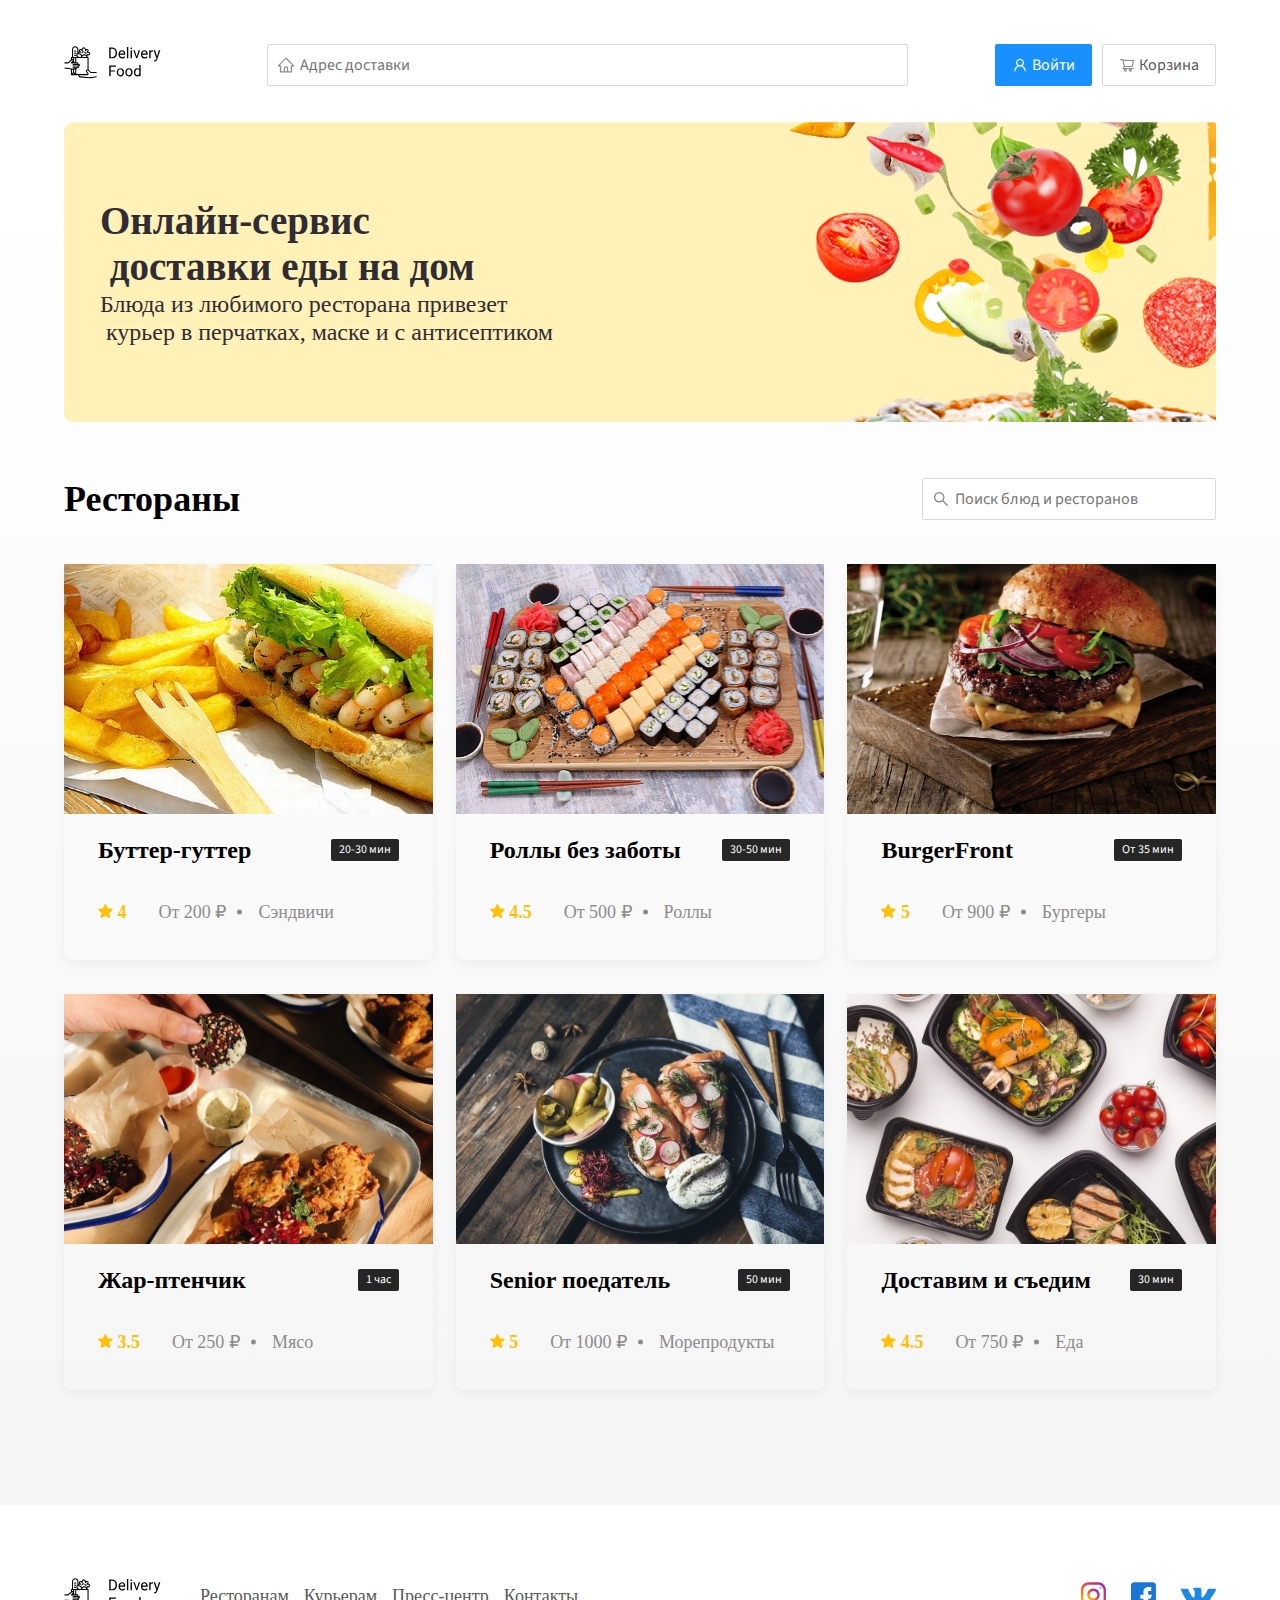
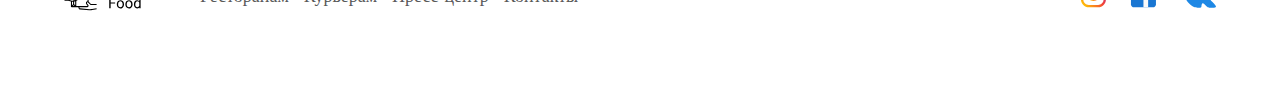
<file: index.html>
<!DOCTYPE html>
<html lang="en">
<head>
    <meta charset="UTF-8">
    <meta name="viewport" content="width=device-width, intital-scale=1.0"/>
    <link href="https://fonts.googleapis.com/css2?family=Source+Sans+Pro&display=swap" rel="stylesheet">
    <link href="css/normalize.css" rel="stylesheet">
    <link href="css/style.css" rel="stylesheet">
    <link rel="stylesheet" href="https://cdnjs.cloudflare.com/ajax/libs/animate.css/3.7.2/animate.min.css">
    <title>Delivery Food - доставка еды на дом</title>
</head>
<body>
<header class="header">
    <a href="index.html" class="logo">
        <img src="img/logo.svg" alt="logo">
    </a>
    <div class="input-block__header">
        <img src="img/icons/home.svg" alt="search" class="input-material__icon">
        <input type="text" placeholder="Адрес доставки" class="input input-material">
    </div>
    <button class="header__btn--signin">
        <img src="img/icons/profile.svg" alt="profile">
        <span>Войти</span>
    </button>
    <button class="header__btn--cart openPopup">
        <img src="img/icons/cart.svg" alt="cart">
        Корзина
    </button>
</header>
<div class="background-color">
    <div class="container">
        <div class="main-banner">
            <div class="main-banner__title">Онлайн-сервис<br> доставки еды на дом</div>
            <div class="main-banner__subtitle">Блюда из любимого ресторана привезет<br> курьер в перчатках, маске и с
                антисептиком
            </div>
        </div>
        <div class="restaurant-list__container">
            <div class="restaurant-list__title-search">
                <div class="restaurant-list__title-search--title">Рестораны</div>
                <div class="input-block__restaurant-list">
                    <img src="img/icons/search.svg" alt="search" class="input-material__icon">
                    <input type="text" placeholder="Поиск блюд и ресторанов" class="input input-material">
                </div>
            </div>

            <div class="restaurant-list__block animated fadeIn">
                <a href="pages/burger-gutter.html" class="restaurant-list__card">
                    <div class="restaurant-list__card--img restaurant-card__img--1"></div>
                    <div class="restaurant-list__title-time">
                        <div class="restaurant-list__title">Буттер-гуттер</div>
                        <div class="restaurant-list__time">20-30 мин</div>
                    </div>
                    <div class="restaurant-list__info-restaurant">
                        <div class="restaurant-list__info--rating">
                            <img src="img/icons/star.svg" alt="rating"> 4
                        </div>
                        <div class="restaurant-list__info--price">От 200 ₽</div>
                        <div class="restaurant-list__info--food">Сэндвичи</div>
                    </div>
                </a>
                <a href="pages/rolls-awesome.html" class="restaurant-list__card">
                    <div class="restaurant-list__card--img restaurant-card__img--2"></div>
                    <div class="restaurant-list__title-time">
                        <div class="restaurant-list__title">Роллы без заботы</div>
                        <div class="restaurant-list__time">30-50 мин</div>
                    </div>
                    <div class="restaurant-list__info-restaurant">
                        <div class="restaurant-list__info--rating">
                            <img src="img/icons/star.svg" alt="rating"> 4.5
                        </div>
                        <div class="restaurant-list__info--price">От 500 ₽</div>
                        <div class="restaurant-list__info--food">Роллы</div>
                    </div>
                </a>
                <a href="pages/burger-front.html" class="restaurant-list__card">
                    <div class="restaurant-list__card--img restaurant-card__img--3"></div>
                    <div class="restaurant-list__title-time">
                        <div class="restaurant-list__title">BurgerFront</div>
                        <div class="restaurant-list__time">От 35 мин</div>
                    </div>
                    <div class="restaurant-list__info-restaurant">
                        <div class="restaurant-list__info--rating">
                            <img src="img/icons/star.svg" alt="rating"> 5
                        </div>
                        <div class="restaurant-list__info--price">От 900 ₽</div>
                        <div class="restaurant-list__info--food">Бургеры</div>
                    </div>
                </a>
                <a href="pages/fire-bird.html" class="restaurant-list__card">
                    <div class="restaurant-list__card--img restaurant-card__img--4"></div>
                    <div class="restaurant-list__title-time">
                        <div class="restaurant-list__title">Жар-птенчик</div>
                        <div class="restaurant-list__time">1 час</div>
                    </div>
                    <div class="restaurant-list__info-restaurant">
                        <div class="restaurant-list__info--rating">
                            <img src="img/icons/star.svg" alt="rating"> 3.5
                        </div>
                        <div class="restaurant-list__info--price">От 250 ₽</div>
                        <div class="restaurant-list__info--food">Мясо</div>
                    </div>
                </a>
                <a href="pages/senior-eater.html" class="restaurant-list__card">
                    <div class="restaurant-list__card--img restaurant-card__img--5"></div>
                    <div class="restaurant-list__title-time">
                        <div class="restaurant-list__title">Senior поедатель</div>
                        <div class="restaurant-list__time">50 мин</div>
                    </div>
                    <div class="restaurant-list__info-restaurant">
                        <div class="restaurant-list__info--rating">
                            <img src="img/icons/star.svg" alt="rating"> 5
                        </div>
                        <div class="restaurant-list__info--price">От 1000 ₽</div>
                        <div class="restaurant-list__info--food">Морепродукты</div>
                    </div>
                </a>
                <a href="pages/deliveryandeate.html" class="restaurant-list__card">
                    <div class="restaurant-list__card--img restaurant-card__img--6"></div>
                    <div class="restaurant-list__title-time">
                        <div class="restaurant-list__title">Доставим и съедим</div>
                        <div class="restaurant-list__time">30 мин</div>
                    </div>
                    <div class="restaurant-list__info-restaurant">
                        <div class="restaurant-list__info--rating">
                            <img src="img/icons/star.svg" alt="rating"> 4.5
                        </div>
                        <div class="restaurant-list__info--price">От 750 ₽</div>
                        <div class="restaurant-list__info--food">Еда</div>
                    </div>
                </a>
            </div>
        </div>
    </div>

</div>

<div class="container">
    <footer>
        <div class="left-info">
            <div class="footer-logo">
                <img src="img/logo.svg" alt="footer-logo">
            </div>
            <div class="footer-info">
                <a href="" class="footers__links">Ресторанам</a>
                <a href="" class="footers__links">Курьерам</a>
                <a href="" class="footers__links">Пресс-центр</a>
                <a href="" class="footers__links">Контакты</a>
            </div>
        </div>

        <div class="footer-socials">
            <a href="https://vk.com/nixyar" class="social-icon" target="_blank">
                <img src="img/icons/instagram.svg" alt="instagram-link">
            </a>
            <a href="https://vk.com/nixyar" class="social-icon" target="_blank">
                <img src="img/icons/facebook.svg" alt="facebook-link">
            </a>
            <a href="https://vk.com/nixyar" class="social-icon" target="_blank">
                <img src="img/icons/vk.svg" alt="vk-link">
            </a>
        </div>
    </footer>
</div>

<div class="popup animated fadeIn">
    <div class="popup-container">
        <div class="popup-block">
                <span class="popup-block__cross closePopup">
                    <img src="img/icons/cross.svg " alt="close">
                </span>
            <div class="popup-title">Корзина</div>
            <div class="popup__cart-items">
                <div class="popup__cart-item">
                    <div class="popup__cart-item--title">Ролл угорь стандарт</div>
                    <div class="popup__cart-item--count">
                        <div class="popup__cart-item--price">250 ₽</div>
                        <button class="popup__cart-item--count-minus">-</button>
                        <div class="popup__cart-item--count-number">1</div>
                        <button class="popup__cart-item--count-plus">+</button>
                    </div>
                </div>
                <div class="popup__cart-item">
                    <div class="popup__cart-item--title">Ролл угорь стандарт</div>
                    <div class="popup__cart-item--count">
                        <div class="popup__cart-item--price">250 ₽</div>
                        <button class="popup__cart-item--count-minus">-</button>
                        <div class="popup__cart-item--count-number">1</div>
                        <button class="popup__cart-item--count-plus">+</button>
                    </div>
                </div>
            </div>
            <div class="popup__cart-footer">
                <div class="popup__cart-footer--all-price">1250 ₽</div>

                <div class="popup__cart-footer--btns">
                    <button class="restaurant-list__text-block--btn ">
                        Оформить заказ
                    </button>

                    <button class="header__btn--cart closePopup">
                        Отмена
                    </button>
                </div>
            </div>
        </div>
    </div>
</div>

</body>
<script src="js/script.js"></script>
</html>
</file>
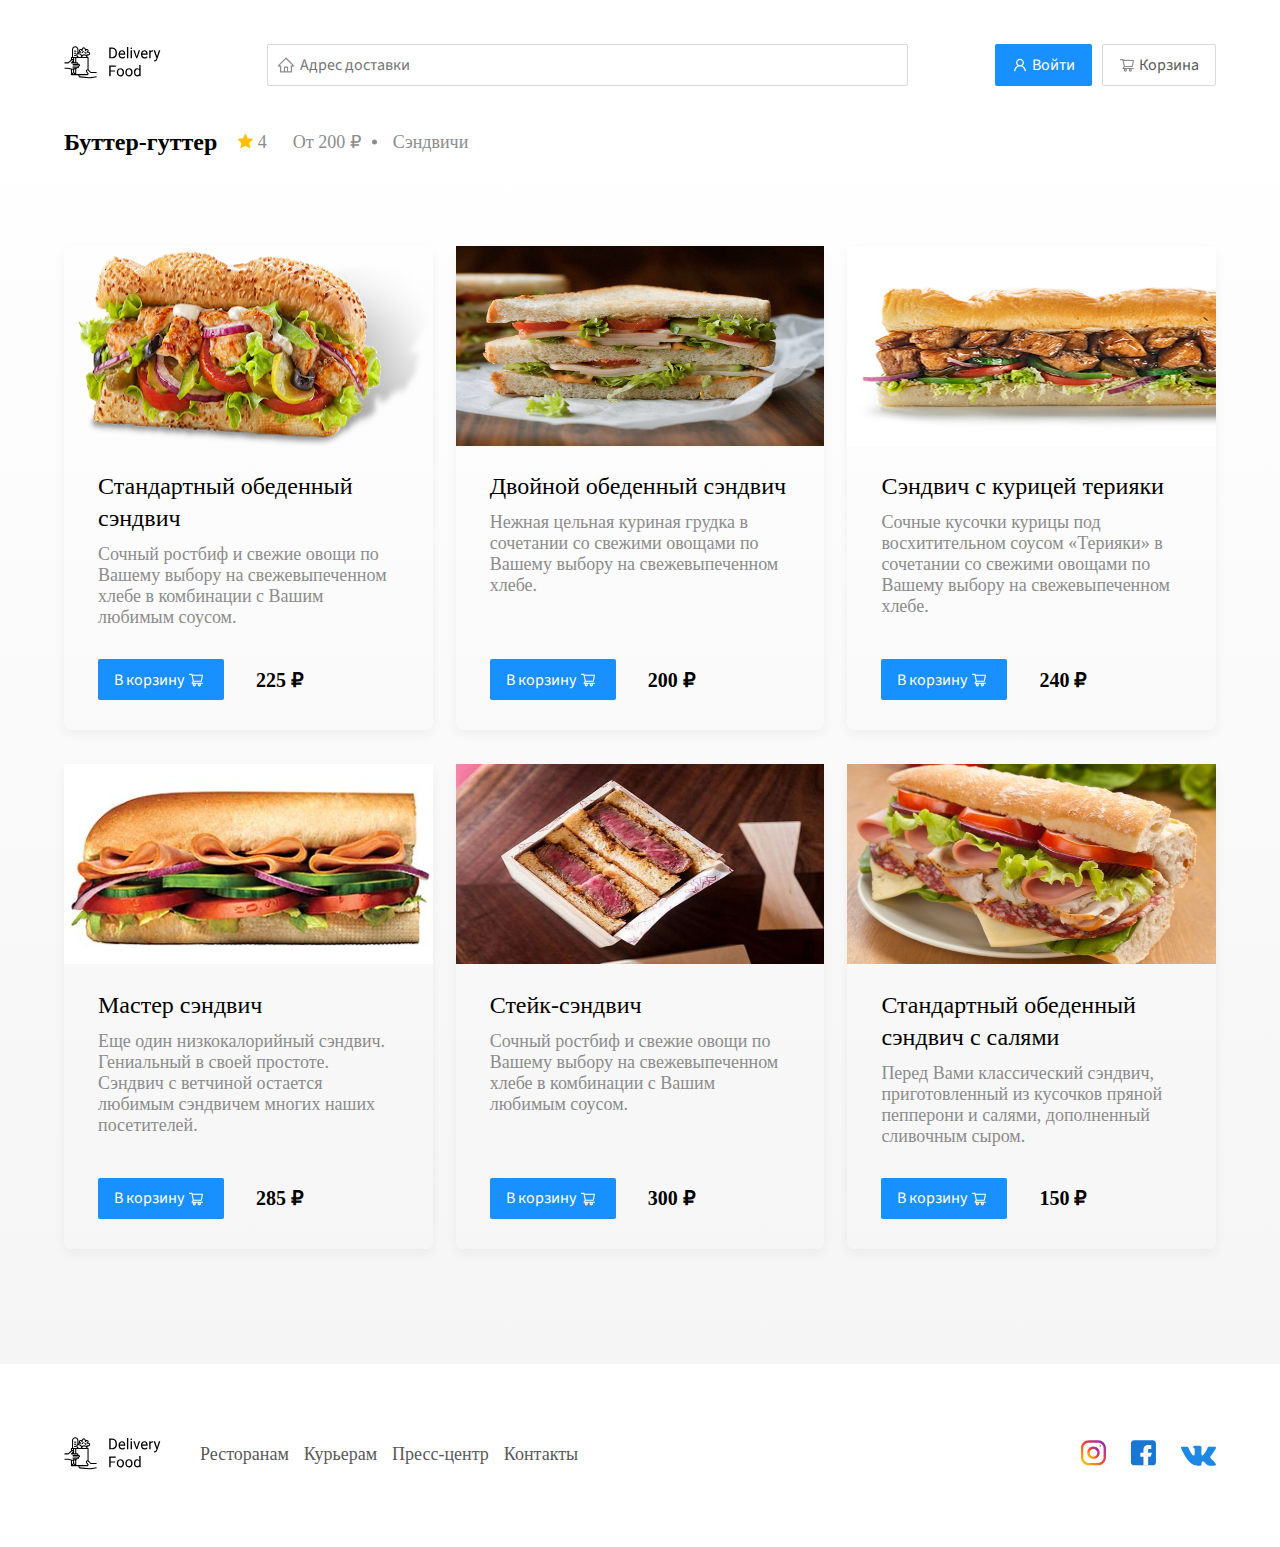
<file: pages/burger-gutter.html>
<!DOCTYPE html>
<html lang="en">
<head>
    <meta charset="UTF-8">
    <meta name="viewport" content="width=device-width, intital-scale=1.0"/>
    <link href="https://fonts.googleapis.com/css2?family=Source+Sans+Pro&display=swap" rel="stylesheet">
    <link href="../css/normalize.css" rel="stylesheet">
    <link href="../css/style.css" rel="stylesheet">
    <link rel="stylesheet" href="https://cdnjs.cloudflare.com/ajax/libs/animate.css/3.7.2/animate.min.css">
    <title>Delivery Food - доставка еды на дом</title>
</head>
<body>
<header class="header">
    <a href="../index.html" class="logo">
        <img src="../img/logo.svg" alt="logo">
    </a>
    <div class="input-block__header">
        <img src="../img/icons/home.svg" alt="search" class="input-material__icon">
        <input type="text" placeholder="Адрес доставки" class="input input-material">
    </div>
    <button class="header__btn--signin">
        <img src="../img/icons/profile.svg" alt="profile">
        <span>Войти</span>
    </button>
    <button class="header__btn--cart openPopup">
        <img src="../img/icons/cart.svg" alt="cart">
        Корзина
    </button>
</header>
<div class="background-color">
    <div class="container">
        <div class="restaurant-list__container animated fadeIn">
            <div class="title-page">
                <div class="restaurant-list__info-restaurant restaurant-page__title">
                    <div class="restaurant-list__title">Буттер-гуттер</div>
                    <div class="restaurant-food__img--rating">
                        <img src="../img/icons/star.svg" alt="rating"> 4
                    </div>
                    <div class="restaurant-list__info--price">От 200 ₽</div>
                    <div class="restaurant-list__info--food">Сэндвичи</div>
                </div>
            </div>

            <div class="restaurant-list__block">
                <div class="restaurant-list__card">
                    <div class="restaurant-food__menu__img">
                        <img src="../img/butter-gutter/dinner-sandiwch.png" alt="img">
                    </div>
                    <div class="restaurant-list__text-block">
                        <div class="restaurant-list__text-block--title">
                            <div class="page__title--item">Стандартный обеденный сэндвич</div>
                        </div>
                        <div class="restaurant-list__text-block--description">
                            Сочный ростбиф и свежие овощи по Вашему выбору на свежевыпеченном хлебе в комбинации
                            с Вашим любимым соусом.
                        </div>
                        <div class="restaurant-list__text-block--price-btn">
                            <button class="restaurant-list__text-block--btn">
                                В корзину
                                <img src="../img/icons/cart-white.svg" alt="icon">
                            </button>
                            <div class="restaurant-list__text-block--price">225 ₽</div>
                        </div>
                    </div>
                </div>

                <div class="restaurant-list__card">
                    <div class="restaurant-food__menu__img">
                        <img src="../img/butter-gutter/double-sandwich.png" alt="img">
                    </div>
                    <div class="restaurant-list__text-block">
                        <div class="restaurant-list__text-block--title">
                            <div class="page__title--item">Двойной обеденный сэндвич</div>
                        </div>
                        <div class="restaurant-list__text-block--description">
                            Нежная цельная куриная грудка в сочетании со свежими овощами по Вашему выбору на
                            свежевыпеченном хлебе.
                        </div>
                        <div class="restaurant-list__text-block--price-btn">
                            <button class="restaurant-list__text-block--btn">
                                В корзину
                                <img src="../img/icons/cart-white.svg" alt="icon">
                            </button>
                            <div class="restaurant-list__text-block--price">200 ₽</div>
                        </div>
                    </div>
                </div>

                <div class="restaurant-list__card">
                    <div class="restaurant-food__menu__img">
                        <img src="../img/butter-gutter/kurista-teriaki.png" alt="img">
                    </div>
                    <div class="restaurant-list__text-block">
                        <div class="restaurant-list__text-block--title">
                            <div class="page__title--item">Сэндвич с курицей терияки</div>
                        </div>
                        <div class="restaurant-list__text-block--description">
                            Сочные кусочки курицы под восхитительном соусом «Терияки» в сочетании со свежими овощами
                            по Вашему выбору на свежевыпеченном хлебе.
                        </div>
                        <div class="restaurant-list__text-block--price-btn">
                            <button class="restaurant-list__text-block--btn">
                                В корзину
                                <img src="../img/icons/cart-white.svg" alt="icon">
                            </button>
                            <div class="restaurant-list__text-block--price">240 ₽</div>
                        </div>
                    </div>
                </div>

                <div class="restaurant-list__card">
                    <div class="restaurant-food__menu__img">
                        <img src="../img/butter-gutter/master-sandwich.png" alt="img">
                    </div>
                    <div class="restaurant-list__text-block">
                        <div class="restaurant-list__text-block--title">
                            <div class="page__title--item">Мастер сэндвич</div>
                        </div>
                        <div class="restaurant-list__text-block--description">
                            Еще один низкокалорийный сэндвич. Гениальный в своей простоте. Сэндвич с ветчиной остается
                            любимым сэндвичем многих наших посетителей.
                        </div>
                        <div class="restaurant-list__text-block--price-btn">
                            <button class="restaurant-list__text-block--btn">
                                В корзину
                                <img src="../img/icons/cart-white.svg" alt="icon">
                            </button>
                            <div class="restaurant-list__text-block--price">285 ₽</div>
                        </div>
                    </div>
                </div>

                <div class="restaurant-list__card">
                    <div class="restaurant-food__menu__img">
                        <img src="../img/butter-gutter/meat-sandwich.jpg" alt="img">
                    </div>
                    <div class="restaurant-list__text-block">
                        <div class="restaurant-list__text-block--title">
                            <div class="page__title--item">Стейк-сэндвич</div>
                        </div>
                        <div class="restaurant-list__text-block--description">
                            Сочный ростбиф и свежие овощи по Вашему выбору на свежевыпеченном хлебе в комбинации с Вашим
                            любимым соусом.
                        </div>
                        <div class="restaurant-list__text-block--price-btn">
                            <button class="restaurant-list__text-block--btn">
                                В корзину
                                <img src="../img/icons/cart-white.svg" alt="icon">
                            </button>
                            <div class="restaurant-list__text-block--price">300 ₽</div>
                        </div>
                    </div>
                </div>

                <div class="restaurant-list__card">
                    <div class="restaurant-food__menu__img">
                        <img src="../img/butter-gutter/salami.jpg" alt="img">
                    </div>
                    <div class="restaurant-list__text-block">
                        <div class="restaurant-list__text-block--title">
                            <div class="page__title--item">Стандартный обеденный сэндвич с салями</div>
                        </div>
                        <div class="restaurant-list__text-block--description">
                            Перед Вами классический сэндвич, приготовленный из кусочков пряной пепперони и салями,
                            дополненный сливочным сыром.
                        </div>
                        <div class="restaurant-list__text-block--price-btn">
                            <button class="restaurant-list__text-block--btn">
                                В корзину
                                <img src="../img/icons/cart-white.svg" alt="icon">
                            </button>
                            <div class="restaurant-list__text-block--price">150 ₽</div>
                        </div>
                    </div>
                </div>
            </div>
        </div>
    </div>

</div>

<div class="container">
    <footer>
        <div class="left-info">
            <div class="footer-logo">
                <img src="../img/logo.svg" alt="footer-logo">
            </div>
            <div class="footer-info">
                <a href="" class="footers__links">Ресторанам</a>
                <a href="" class="footers__links">Курьерам</a>
                <a href="" class="footers__links">Пресс-центр</a>
                <a href="" class="footers__links">Контакты</a>
            </div>
        </div>

        <div class="footer-socials">
            <a href="https://vk.com/nixyar" class="social-icon" target="_blank">
                <img src="../img/icons/instagram.svg" alt="instagram-link">
            </a>
            <a href="https://vk.com/nixyar" class="social-icon" target="_blank">
                <img src="../img/icons/facebook.svg" alt="facebook-link">
            </a>
            <a href="https://vk.com/nixyar" class="social-icon" target="_blank">
                <img src="../img/icons/vk.svg" alt="vk-link">
            </a>
        </div>
    </footer>
</div>

<div class="popup animated fadeIn">
    <div class="popup-container">
        <div class="popup-block">
                <span class="popup-block__cross closePopup">
                    <img src="../img/icons/cross.svg " alt="close">
                </span>
            <div class="popup-title">Корзина</div>
            <div class="popup__cart-items">
                <div class="popup__cart-item">
                    <div class="popup__cart-item--title">Ролл угорь стандарт</div>
                    <div class="popup__cart-item--count">
                        <div class="popup__cart-item--price">250 ₽</div>
                        <button class="popup__cart-item--count-minus">-</button>
                        <div class="popup__cart-item--count-number">1</div>
                        <button class="popup__cart-item--count-plus">+</button>
                    </div>
                </div>
                <div class="popup__cart-item">
                    <div class="popup__cart-item--title">Ролл угорь стандарт</div>
                    <div class="popup__cart-item--count">
                        <div class="popup__cart-item--price">250 ₽</div>
                        <button class="popup__cart-item--count-minus">-</button>
                        <div class="popup__cart-item--count-number">1</div>
                        <button class="popup__cart-item--count-plus">+</button>
                    </div>
                </div>
            </div>
            <div class="popup__cart-footer">
                <div class="popup__cart-footer--all-price">1250 ₽</div>

                <div class="popup__cart-footer--btns">
                    <button class="restaurant-list__text-block--btn ">
                        Оформить заказ
                    </button>

                    <button class="header__btn--cart closePopup">
                        Отмена
                    </button>
                </div>
            </div>
        </div>
    </div>
</div>

</body>
<script src="../js/script.js"></script>
</html>
</file>
<file: css/style.css>
* {
    box-sizing: border-box;
}

body {
    margin: 0;
}

button, input {
    outline:none;
}

button {
    display: flex;
    justify-content: center;
    align-items: center;
    font-family: 'Source Sans Pro', sans-serif;
    font-size: 16px;
    line-height: 24px;
    padding: 8px 16px;
    border: none;
    border-radius: 2px;
    cursor: pointer;
    transition: 0.2s;
}

button img {
    margin-right: 4px;
}

a {
    text-decoration: none;
}

.container {
    max-width: 1200px;
    margin-left: auto;
    margin-right: auto;
    padding-left: 24px;
    padding-right: 24px;
}

.background-color {
    background: linear-gradient(180deg, rgba(245, 245, 245, 0) 1.04%, #F5F5F5 100%);
}

/*HEADER*/

.header {
    display: flex;
    align-items: center;
    max-width: 1200px;
    margin-left: auto;
    margin-right: auto;
    padding: 44px 24px 0 24px;
}

.logo {
    margin-right: 102px;
    transition: 0.2s;
    cursor: pointer;
}

.logo:hover {
    transform: scale(1.2);
    transition: 0.2s;
}

.input-block__header {
    position: relative;
    width: 100%;
    margin-right: 87px;
}

.input {
    font-family: 'Source Sans Pro', sans-serif;
    font-size: 16px;
    line-height: 24px;
    border: 1px solid #D9D9D9;
    border-radius: 2px;
    color: #636363;
}

.input-material {
    width: 100%;
    padding: 8px 12px 8px 32px;
}

.input-material__icon {
    position: absolute;
    top: 12px;
    left: 10px;
}

.header__btn--signin {
    position: relative;
    margin-right: 10px;
    background: #1890FF;
    border: 1px solid transparent;
    color: #FFFFFF;
    transition: all 300ms ease;
}

.header__btn--signin:hover {
    background: none;
    border: 1px solid #3e66ac;
}

.header__btn--signin:before {
    position: absolute;
    content: '';
    width: 0;
    height: 100%;
    background: #3e66ac;
    top: 0;
    left: auto;
    right: 0;
    transition: all 300ms ease;
    z-index: -1;
}

.header__btn--signin:hover:before {
    position: absolute;
    content: '';
    width: 100%;
    height: 100%;
    background: #3e66ac;
    top: 0;
    left: 0;
    right: 0;
    z-index: -1;
}

.header__btn--cart {
    position: relative;
    border: 1px solid #D9D9D9;
    box-shadow: 0 0 2px rgba(0, 0, 0, 0.0015);
    background: #FFFFFF;
    color: #595959;
    transition: 0.2s;
}

.header__btn--cart:hover {
    border: 1px solid #828282;
    color: #1b1b1b;
    transition: 0.2s;
}

/*MAIN-BANNER*/

.main-banner {
    font-family: Roboto;
    display: flex;
    justify-content: center;
    flex-direction: column;
    padding-left: 36px;
    margin-top: 36px;
    height: 300px;
    background: url("../img/main-banner.png") no-repeat;
    color: #302C34;
}

.main-banner__title {
    font-weight: bold;
    font-size: 39px;
    line-height: 46px;
}

.main-banner__subtitle {
    font-size: 24px;
    line-height: 28px;
}

/*Restaurant-list*/

.restaurant-list__title-search {
    display: flex;
    justify-content: space-between;
    margin-top: 56px;
    margin-bottom: 44px;
}

.input-block__restaurant-list {
    position: relative;
    margin-left: auto;
    width: 294px;
}

.restaurant-list__container {
    /*padding: 0 24px;*/
}

.restaurant-list__title-search--title {
    font-family: Roboto;
    font-weight: bold;
    font-size: 36px;
    line-height: 42px;
    color: #000000;
}

.restaurant-list__block {
    display: flex;
    flex-wrap: wrap;
    justify-content: space-between;
    padding-bottom: 81px;
}

.restaurant-list__card {
    width: 32%;
    margin-bottom: 34px;
    box-shadow: 0 4px 12px rgba(0, 0, 0, 0.05);
    border-radius: 7px;
    transition: 0.5s ease-in-out;
    cursor: pointer;
}

.restaurant-list__card:hover {
    box-shadow: 0 4px 12px rgba(0, 0, 0, 0.40);
    transition: 0.5s ease-in-out;
}

.restaurant-list__card--img {
    width: 32%;
    height: 250px;
    background-repeat: no-repeat;
    background-size: cover !important;
}

.restaurant-list__card:nth-child(2) {
    margin-right: 0;
}

.restaurant-card__img--1 {
    background: url("../img/card1.png");
}

.restaurant-card__img--2 {
    background: url("../img/card2.png");
}

.restaurant-card__img--3 {
    background: url("../img/card3.png");
}

.restaurant-card__img--4 {
    background: url("../img/card4.png");
}

.restaurant-card__img--5 {
    background: url("../img/card5.png");
}

.restaurant-card__img--6 {
    background: url("../img/card6.png");
}

.restaurant-list__title-time {
    display: flex;
    justify-content: space-between;
    align-items: center;
    padding: 20px 34px 0 34px;
    margin-bottom: 10px;
}

.restaurant-list__title {
    font-family: Roboto;
    font-weight: bold;
    font-size: 24px;
    line-height: 32px;
    color: #000000;
    margin-right: 21px;
}

.restaurant-list__time {
    font-family: 'Source Sans Pro';
    font-size: 12px;
    line-height: 20px;
    padding: 1px 8px;
    color: #FFFFFF;
    background: #262626;
    border-radius: 2px;
}

.restaurant-list__info-restaurant {
    font-family: Roboto;
    font-size: 18px;
    line-height: 32px;
    color: #8C8C8C;
    display: flex;
    align-items: center;
    padding: 20px 0 32px 34px;
}

.restaurant-list__info--rating {
    color: #FFC107;
    font-weight: bold;
    margin-right: 32px;
}

.restaurant-list__info--price {
    position: relative;
    margin-right: 32px;
}

.restaurant-list__info--price:before {
    content: '';
    position: absolute;
    top: 50%;
    right: -16px;
    width: 5px;
    height: 5px;
    background: #8C8C8C;
    border-radius: 100%;
    transform: translate(0, -50%);
}

.restaurant-page__title {
    padding: 0;
    margin-top: 40px;
    margin-bottom: 44px;
}

footer {
    display: flex;
    justify-content: space-between;
    align-items: center;
    background-color: #FFFFFF;
    padding-top: 71px;
    padding-bottom: 71px;
}

.left-info {
    display: flex;
    align-items: center;
}

.footer-info {
    display: flex;
    align-items: center;
}

.footer-logo {
    margin-right: 35px;
}

.footers__links {
    font-family: Roboto;
    font-size: 18px;
    line-height: 21px;
    color: #595959;
    margin-right: 15px;
    border-bottom: 1px solid transparent;
    transition: 0.3s;
}

.footers__links:hover {
    border-bottom: 1px solid #595959;
    transition: 0.3s;
}

.social-icon:last-child {
    margin-right: 0;
}

.social-icon {
    margin-right: 20px;
}

.title-page {
    display: flex;
    align-items: center;
    margin-bottom: 44px;
}

.restaurant-food__menu__img {
    width: 100%;
}

.restaurant-food__menu__img img {
    width: 100%;
    height: 200px;
}

.restaurant-list__title-time--page-restaurant {
    flex-direction: column;
}

.page__title--item {
    font-family: Roboto;
    font-size: 24px;
    line-height: 32px;
    color: #000000;
}

.restaurant-food__img--rating {
    margin-right: 26px;
}

.restaurant-list__text-block {
    display: flex;
    flex-direction: column;
    height: 280px;
    padding: 20px 34px 30px 34px;
}

.restaurant-list__text-block--description {
    font-family: Roboto;
    font-size: 18px;
    line-height: 21px;
    color: #8C8C8C;
    margin-top: 10px;
}

.restaurant-list__text-block--price-btn {
    display: flex;
    align-items: center;
    margin-top: auto;
}

.restaurant-list__text-block--btn {
    display: flex;
    align-items: center;
    font-family: 'Source Sans Pro';
    font-size: 16px;
    line-height: 24px;
    background: #1890FF;
    border-radius: 2px;
    color: #FFFFFF;
    transition: 0.3s;
}

.restaurant-list__text-block--btn:hover {
    background-color: #15519b;
    transition: 0.3s;
}

.restaurant-list__text-block--btn img {
    margin-left: 4px;
}

.restaurant-list__text-block--price {
    font-family: Roboto;
    font-weight: bold;
    font-size: 20px;
    line-height: 32px;
    color: #000000;
    margin-left: 32px;
}

.popup {
    display: none;
    position: fixed;
    top: 0;
    left: 0;
    width: 100%;
    height: 100%;
    background: rgba(0, 0, 0, 0.4);
}

.is-open {
    display: flex;
}

.popup-container {
    position: absolute;
    top: 50%;
    left: 50%;
    width: 50%;
    max-height: 90%;
    background: #FFFFFF;
    transform: translate(-50%, -50%);
    overflow: hidden;
}

.popup-block {
    position: relative;
    padding: 40px 45px;
    overflow: scroll;
    z-index: 10;
}

.popup-block__cross {
    position: absolute;
    top: 40px;
    right: 45px;
    cursor: pointer;
}

.popup-title {
    font-family: Roboto;
    font-weight: bold;
    font-size: 36px;
    line-height: 42px;
}

.popup__cart-items {
    margin-top: 45px;
    margin-bottom: 53px;
}

.popup__cart-item--title {
    font-family: Roboto;
    font-style: normal;
    font-weight: normal;
    font-size: 18px;
    line-height: 32px;
}

.popup__cart-item {
    display: flex;
    justify-content: space-between;
    align-items: center;
    padding: 17px 15px 8px 0;
    border-bottom: 1px solid #D9D9D9;;
}

.popup__cart-item:last-child {
    border-bottom: none;
}

.popup__cart-item--price {
    font-family: Roboto;
    font-style: normal;
    font-weight: bold;
    font-size: 20px;
    line-height: 32px;
    margin-right: 47px;
}

.popup__cart-item--count {
    display: flex;
    align-items: center;
}

.popup__cart-item--count button {
    background: #FFFFFF;
    border: 1px solid #40A9FF;
    box-sizing: border-box;
    border-radius: 2px;
    transition: 0.3s;
}

.popup__cart-item--count button:hover {
    background: #40A9FF;
    transition: 0.3s;
}

.popup__cart-item--count-number {
    font-style: normal;
    font-weight: normal;
    font-size: 16px;
    line-height: 24px;
    margin: 0 13px;
}

.popup__cart-footer {
    display: flex;
    justify-content: space-between;
    align-items: center;
}

.popup__cart-footer--btns {
    display: flex;
    align-items: center;
}

.popup__cart-footer--btns button:first-child {
    margin-right: 18px;
}

.popup__cart-footer--all-price {
    font-family: Roboto;
    font-weight: bold;
    font-size: 20px;
    line-height: 23px;
    color: #FAFAFA;
    padding: 15px 20px;
    background: #262626;
    border-radius: 5px;
}

@media (min-width: 1024px) and (max-width: 1280px) {
    /*.restaurant-list__card {*/
    /*    width: 48%;*/
    /*    margin-right: 14px;*/
    /*}*/

    .restaurant-list__card .restaurant-list__card--img {
        width: 100%;
    }
}

@media (min-width: 768px) and (max-width: 1023px) {
    .restaurant-list__card {
        width: 100%;
    }

    .restaurant-list__card .restaurant-list__card--img {
        width: 100%;
    }

    .footers__links {
        margin-right: 8px;
    }
}

@media (min-width: 320px) and (max-width: 759px) {
    .restaurant-list__card {
        width: 100%;
    }

    .restaurant-list__card .restaurant-list__card--img {
        width: 100%;
    }

    .header {
        flex-wrap: wrap;
        justify-content: space-between;
        padding: 22px 24px 0 24px;
    }

    .header button {
        width: 48%;
    }

    .logo {
        margin: auto auto 12px;
        width: 100%;
    }

    .logo img {
        width: 100%;
    }

    .input-block__header {
        margin-right: 0;
        margin-bottom: 12px;
    }

    .main-banner {
        padding-left: 0;
        text-align: center;
    }

    .main-banner__title {
        font-size: 33px;
    }

    .main-banner__subtitle {
        font-size: 16px;
    }

    .restaurant-list__title-time {
        padding: 10px 14px 0 4px;
    }

    .restaurant-list__info-restaurant {
        padding: 10px 0 12px 4px;
    }

    .restaurant-list__time {
        white-space: nowrap;
    }

    .restaurant-list__info-restaurant {

    }

    .restaurant-list__title {
        font-size: 22px;
    }

    .restaurant-list__title-search {
        flex-direction: column;
    }

    .restaurant-list__title-search--title {
        margin-bottom: 12px;
        text-align: center;
    }

    .input-block__restaurant-list {
        width: 100%;
    }

    .restaurant-list__block {
        padding-bottom: 20px;
    }

    footer {
        flex-direction: column;
        padding-top: 36px;
        padding-bottom: 36px;
    }

    .footer-logo {
        margin-right: 0;
        margin-bottom: 12px;
    }

    .left-info {
        flex-direction: column;
    }

    .footer-info {
        flex-direction: column;
    }

    .footers__links {
        margin-right: 0;
        margin-bottom: 12px;
    }

    .restaurant-list__info--rating {
        margin-right: 15px;
    }

    .restaurant-list__info--price {
        margin-right: 15px;
    }

    .restaurant-list__info--price:before {
        display: none;
        right: -10px;
    }

    .restaurant-page__title {
        flex-direction: column;
        width: 100%;
    }
}
</file>
